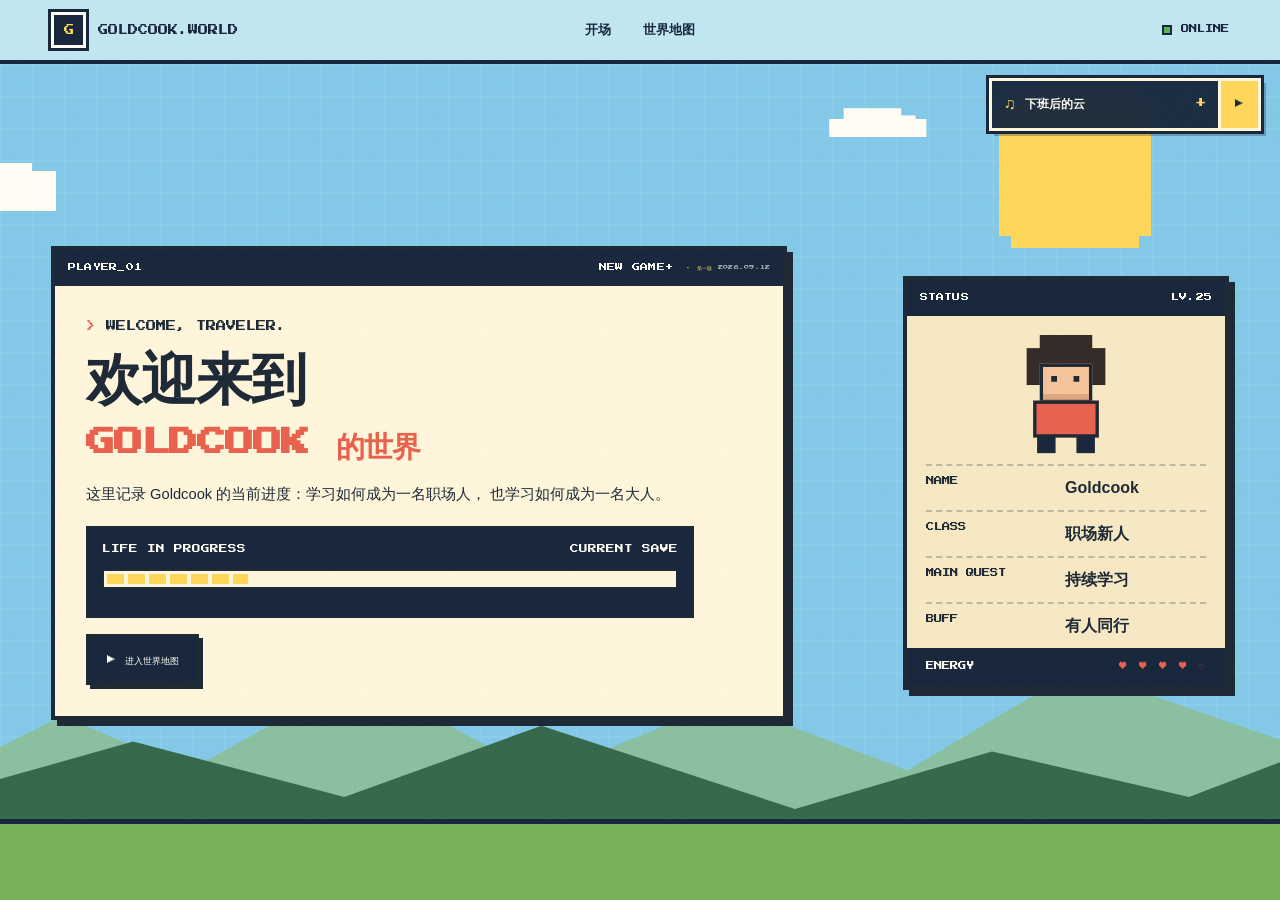
<file: index.html>
<!doctype html>
<html lang="zh-CN">
  <head>
    <meta charset="UTF-8" />
    <meta name="viewport" content="width=device-width, initial-scale=1.0" />
    <meta name="description" content="Goldcook 的人生游戏存档：从学生到职场人，继续学习，也认真生活。" />
    <meta name="theme-color" content="#83c9e8" />
    <meta property="og:title" content="Goldcook | New Game+" />
    <meta property="og:description" content="从学生到职场人，Loading… 一份持续更新的人生游戏存档。" />
    <meta property="og:type" content="website" />
    <title>Goldcook | New Game+</title>
    <link rel="icon" href="favicon.svg?v=20260912-33" type="image/svg+xml" />
    <link rel="stylesheet" href="styles.css?v=20260912-33" />
    <script src="content.js?v=20260912-33" defer></script>
    <script src="script.js?v=20260912-33" defer></script>
  </head>
  <body>
    <a class="skip-link" href="#main">跳到正文</a>

    <header class="hud" data-header>
      <a class="brand" href="#top" data-screen-target="home" aria-label="返回开场">
        <span class="brand-icon" aria-hidden="true">G</span>
        <span>GOLDCOOK.WORLD</span>
      </a>
      <nav class="desktop-nav" aria-label="主导航">
        <a href="#top" data-screen-target="home">开场</a>
        <a href="#map" data-screen-target="map">世界地图</a>
      </nav>
      <div class="hud-status" aria-label="当前状态">
        <span class="online-dot"></span><span>ONLINE</span>
      </div>
      <button class="menu-button" type="button" aria-label="打开菜单" aria-expanded="false" aria-controls="mobile-menu" data-menu-button>
        <span></span><span></span><span></span>
      </button>
    </header>

    <nav class="mobile-menu" id="mobile-menu" aria-label="移动端导航" data-mobile-menu>
      <span class="menu-title">SELECT AREA</span>
      <a href="#top" data-screen-target="home"><span>00</span> 返回开场</a>
      <a href="#map" data-screen-target="map"><span>MAP</span> 世界地图</a>
    </nav>

    <aside class="floating-bgm" aria-label="悬浮背景音乐播放器" data-floating-bgm>
      <div class="floating-bgm-bar">
        <button class="floating-bgm-open" type="button" data-bgm-panel-toggle aria-label="打开音乐播放器" aria-expanded="false" aria-controls="floating-bgm-panel">
          <span aria-hidden="true">♫</span><strong data-bgm-title aria-live="polite">下班后的云</strong><i data-bgm-panel-icon>+</i>
        </button>
        <button class="floating-bgm-play" type="button" data-bgm-toggle aria-label="播放 BGM" aria-pressed="false">▶</button>
      </div>
      <div class="floating-bgm-panel" id="floating-bgm-panel" data-bgm-panel>
        <p>最近最爱 · 像素印象</p>
        <div class="bgm-track-picker" data-bgm-tracks aria-label="选择像素印象 BGM"></div>
        <div class="floating-bgm-controls">
          <button type="button" data-bgm-prev aria-label="上一首 BGM">◀ PREV</button>
          <label><span>VOL</span><input type="range" min="0" max="100" value="35" data-volume /></label>
          <button type="button" data-bgm-next aria-label="下一首 BGM">NEXT ▶</button>
        </div>
        <small>取自最近喜欢的音乐气质，旋律与编曲均为本站原创。</small>
        <div class="recent-music">
          <p>最近在听 · QQ 音乐</p>
          <div class="recent-track-list" data-recent-tracks></div>
          <small>完整歌曲由 QQ 音乐官方页面提供。</small>
        </div>
      </div>
    </aside>

    <button class="back-to-map" type="button" data-back-home hidden>← 返回地图</button>

    <main id="main">
      <section class="hero game-screen is-active" id="top" data-screen="home" aria-labelledby="hero-title">
        <div class="sky" aria-hidden="true">
          <span class="sun"></span>
          <span class="cloud cloud-one"></span>
          <span class="cloud cloud-two"></span>
          <span class="cloud cloud-three"></span>
          <div class="far-hills"></div>
          <div class="near-hills"></div>
          <div class="ground"></div>
        </div>

        <div class="hero-window pixel-window reveal">
          <div class="window-bar">
            <span>PLAYER_01</span>
            <span class="hero-window-status"><span>NEW GAME+</span><span class="release-stamp" aria-label="网站版本"><b data-edition-label>第一版</b><time data-edition-date datetime="2026-09-12">2026.09.12</time></span></span>
          </div>
          <div class="hero-content">
            <p class="system-line">WELCOME, TRAVELER.</p>
            <h1 id="hero-title" tabindex="-1">欢迎来到<br /><span>GOLDCOOK 的世界</span></h1>
            <p class="hero-copy">
              这里记录 Goldcook 的当前进度：学习如何成为一名职场人，
              也学习如何成为一名大人。
            </p>
            <nav class="profile-links" data-social-links aria-label="其他公开主页" hidden></nav>
            <div class="loading-block" aria-label="人生进度正在继续">
              <div class="loading-meta"><span>LIFE IN PROGRESS</span><span>CURRENT SAVE</span></div>
              <div class="loading-track"><span class="loading-fill" data-age-fill></span></div>
            </div>
            <div class="hero-actions">
              <a class="pixel-button pixel-button-primary" href="#map" data-screen-target="map">▶ 进入世界地图</a>
            </div>
          </div>
        </div>

        <aside class="player-card pixel-window reveal" aria-label="玩家状态">
          <div class="window-bar"><span>STATUS</span><span>LV.25</span></div>
          <div class="pixel-avatar" aria-hidden="true">
            <span class="avatar-hair"></span><span class="avatar-face"></span><span class="avatar-body"></span>
            <span class="avatar-leg left"></span><span class="avatar-leg right"></span>
          </div>
          <dl class="stats-list">
            <div><dt>NAME</dt><dd>Goldcook</dd></div>
            <div><dt>CLASS</dt><dd>职场新人</dd></div>
            <div><dt>MAIN QUEST</dt><dd>持续学习</dd></div>
            <div><dt>BUFF</dt><dd>有人同行</dd></div>
          </dl>
          <div class="hp-row"><span>ENERGY</span><span class="hearts" aria-label="四颗爱心">♥ ♥ ♥ ♥ ♡</span></div>
        </aside>
      </section>

      <section class="section map-section game-screen" id="map" data-screen="map" aria-labelledby="map-title" hidden>
        <div class="section-head section-head-light reveal">
          <p><span>MAP</span> WORLD SELECT / 世界地图</p><span class="section-coord" data-map-count>6 AREAS FOUND</span>
        </div>
        <div class="map-heading reveal">
          <div><p class="eyebrow">CHOOSE YOUR NEXT AREA</p><h2 id="map-title" tabindex="-1">选择下一站</h2></div>
        </div>
        <div class="world-map map-only pixel-window reveal">
          <div class="window-bar">
            <span>GOLDCOOK'S WORLD</span>
            <a class="map-time-portal" href="#timeline" data-screen-target="timeline"><span aria-hidden="true">▤</span> BACKGROUND →</a>
          </div>
          <div class="map-canvas" aria-label="可交互的人生地图">
            <div class="map-biomes" aria-hidden="true">
              <div class="map-biome biome-work"><i></i><i></i><i></i></div>
              <div class="map-biome biome-growth"><i></i><i></i><i></i></div>
              <div class="map-biome biome-life"><i></i><i></i><i></i></div>
              <div class="map-biome biome-reflection"><i></i><i></i><i></i></div>
              <div class="map-biome biome-contact"><i></i><i></i><i></i></div>
              <div class="map-biome biome-notes"><i></i><i></i><i></i></div>
            </div>
            <svg class="map-routes" data-map-routes viewBox="0 0 100 100" preserveAspectRatio="none" aria-hidden="true"></svg>
            <div class="map-trees" aria-hidden="true"><i></i><i></i><i></i><i></i><i></i><i></i></div>
            <div class="map-clouds" aria-hidden="true">☁ ☁</div>
            <button class="map-start-node" type="button" data-screen-target="home" aria-label="返回开局介绍">
              <span class="map-start-flag">START</span>
              <span class="map-start-avatar" aria-hidden="true"><i></i></span>
              <span class="map-start-label">旅程起点</span>
            </button>
            <div class="map-nodes" data-map-nodes></div>
          </div>
        </div>
      </section>

      <section class="section timeline-section game-screen" id="timeline" data-screen="timeline" aria-labelledby="timeline-title" hidden>
        <div class="section-head section-head-light reveal">
          <p><span>LORE</span> BACKGROUND / 背景故事</p><span class="section-coord" data-tree-count>4 CHAPTERS FOUND</span>
        </div>
        <div class="timeline-heading reveal">
          <div><p class="eyebrow">FROM ROOTS TO NOW</p><h2 id="timeline-title" tabindex="-1">时间向前</h2></div>
        </div>
        <div class="timeline-layout">
          <div class="life-tree pixel-window reveal">
            <div class="window-bar"><span>GROWTH RECORD</span><span>ROOT → NOW</span></div>
            <div class="tree-canvas" aria-label="Goldcook 的成长时间树">
              <div class="tree-canopy" aria-hidden="true"><i></i><i></i><i></i><i></i><i></i></div>
              <svg class="tree-routes" data-tree-routes viewBox="0 0 100 100" preserveAspectRatio="none" aria-hidden="true"></svg>
              <div class="tree-nodes" data-tree-nodes></div>
              <span class="tree-root" aria-hidden="true">ROOT</span>
            </div>
          </div>
          <aside class="tree-detail pixel-window reveal" aria-live="polite">
            <div class="window-bar"><span>CHAPTER INFO</span><span data-tree-detail-code>CHAPTER 04 · NOW</span></div>
            <div class="tree-detail-body">
              <p class="eyebrow">SELECTED MEMORY</p>
              <h3 data-tree-detail-title>进入职场</h3>
              <p data-tree-detail-summary>现在和未来的一段时间。在互联网做算法，也继续学习如何工作、生活和成为成年人。</p>
              <div class="tree-detail-tags" data-tree-detail-tags></div>
              <button class="private-archive-button" type="button" data-private-open disabled><i aria-hidden="true"></i><span data-private-open-label>私人档案 · 已上锁</span></button>
              <small>公开页面只展示阶段概览，个人经历详情暂不开放。</small>
            </div>
          </aside>
        </div>
      </section>

      <section class="section private-archive-section game-screen" id="private-archive" data-screen="private-archive" data-private-screen aria-labelledby="private-archive-title" hidden>
        <div class="section-head section-head-light reveal">
          <p><span data-private-code>PRIVATE</span> LOCAL ARCHIVE / 私人档案</p><span class="section-coord">LOCAL DEVICE ONLY</span>
        </div>
        <div class="private-archive-layout">
          <article class="private-archive-intro pixel-window reveal">
            <div class="window-bar"><span>OWNER ACCESS</span><span>UNLOCKED</span></div>
            <div class="private-archive-intro-body">
              <p class="eyebrow" data-private-eyebrow>PRIVATE MEMORY</p>
              <h2 id="private-archive-title" tabindex="-1" data-private-headline>私人档案</h2>
              <p data-private-lead></p>
              <blockquote data-private-quote></blockquote>
              <div class="private-lock-seal" aria-hidden="true"><i></i><span>LOCAL<br />ONLY</span></div>
            </div>
          </article>
          <div class="private-archive-content">
            <div class="private-record-grid" data-private-records></div>
            <article class="private-collection pixel-window reveal" data-private-collection hidden>
              <div class="window-bar"><span>COLLECTION</span><span>PRIVATE NOTES</span></div>
              <div class="private-collection-body" data-private-collections></div>
            </article>
          </div>
        </div>
      </section>

      <section class="section save-section work-section game-screen" id="work" data-screen="work" aria-labelledby="work-title" hidden>
        <div class="section-head reveal">
          <p><span>01</span> WORK TOWN / 工作城镇</p><span class="section-coord">INTERNET · ALGORITHM</span>
        </div>
        <div class="save-layout">
          <div class="save-intro reveal">
            <p class="eyebrow">CURRENT CHECKPOINT</p>
            <h2 id="work-title" tabindex="-1">从学生<br />走进职场</h2>
            <p>
              目前在互联网做算法，还在 Landing 期。学习新的协作方式和工作节奏，
              不着急一次通关，重点是从每天中获得经验值。
            </p>
          </div>
          <div class="save-slot pixel-window reveal">
            <div class="save-slot-head"><span>CURRENT SAVE</span><span>LANDING</span></div>
            <div class="save-time"><span>CURRENT STAGE</span><strong>职场 Landing</strong></div>
            <div class="save-location"><span>CURRENT ROLE</span><strong>互联网 · 算法</strong></div>
            <div class="party-row">
              <span>SUPPORT PARTY</span>
              <div class="party-members"><span title="女朋友">GF</span><span title="家人">家</span><span title="朋友">友</span></div>
            </div>
          </div>
        </div>
      </section>

      <section class="section growth-section game-screen" id="growth" data-screen="growth" aria-labelledby="growth-title" hidden>
        <div class="section-head reveal">
          <p><span>02</span> LEARNING CAMP / 学习营地</p><span class="section-coord">3 QUESTS ACTIVE</span>
        </div>
        <div class="compact-scene-heading reveal">
          <div><p class="eyebrow">KEEP LEARNING</p><h2 id="growth-title" tabindex="-1">学习是长期主线</h2></div>
          <p>进入职场不代表学习结束，而是开始把知识放进真实问题里。</p>
        </div>
        <div class="growth-grid" data-growth-items></div>
      </section>

      <section class="section lobby-section game-screen" id="life" data-screen="life" aria-labelledby="life-title" hidden>
        <div class="section-head reveal">
          <p><span>03</span> LIFE VILLAGE / 生活村落</p><span class="section-coord">HP RECOVERY AREA</span>
        </div>
        <div class="compact-scene-heading reveal">
          <div><p class="eyebrow">AFTER WORK</p><h2 id="life-title" tabindex="-1">认真工作，也认真回血</h2></div>
          <p>看云、听歌、唱歌、看故事，也和朋友在游戏里见面。</p>
        </div>
        <div class="side-quests compact-quests" data-side-quests></div>
      </section>

      <section class="section thoughts-section game-screen" id="reflection" data-screen="reflection" aria-labelledby="reflection-title" hidden>
        <div class="section-head reveal">
          <p><span>04</span> THINKING TOWER / 思考高塔</p><span class="section-coord">3 SIGNALS FOUND</span>
        </div>
        <div class="compact-scene-heading reveal">
          <div><p class="eyebrow">CURRENT THOUGHTS</p><h2 id="reflection-title" tabindex="-1">在变化里，找自己的答案</h2></div>
          <p>学习解决眼前的问题，也思考自己最终想过怎样的生活。</p>
        </div>
        <div class="reflection-grid" data-reflections></div>
      </section>

      <section class="section notes-section game-screen" id="notes" data-screen="notes" aria-labelledby="notes-title" hidden>
        <div class="section-head reveal">
          <p><span>05</span> NOTE HOUSE / 杂谈书屋</p><span class="section-coord">PUBLIC NOTES</span>
        </div>
        <div class="notes-layout">
          <div class="notes-intro reveal">
            <p class="eyebrow">A ROOM FOR SMALL THINGS</p>
            <h2 id="notes-title" tabindex="-1">偶尔写点<br />东西</h2>
          </div>
          <div class="notes-shelf pixel-window reveal">
            <div class="window-bar"><span>PUBLIC SHELF</span><span data-notes-status>COMING SOON</span></div>
            <div class="notes-empty-body" data-notes-empty>
              <span class="notes-book-stack" aria-hidden="true"><i></i><i></i><i></i></span>
              <strong>这里暂时还没有</strong>
            </div>
            <div class="notes-list" data-notes-list hidden></div>
          </div>
        </div>
      </section>

      <section class="contact-section game-screen" id="contact" data-screen="contact" aria-labelledby="contact-title" hidden>
        <div class="night-sky" aria-hidden="true"><span></span><span></span><span></span><span></span><span></span></div>
        <div class="mailbox-scene" aria-hidden="true">
          <div class="mailbox-flag"></div><div class="mailbox-box">@</div><div class="mailbox-post"></div><div class="mailbox-grass"></div>
        </div>
        <div class="contact-copy reveal">
          <p class="eyebrow">06 · LETTER POST / 来信驿站</p>
          <h2 id="contact-title" tabindex="-1">留下一封信</h2>
          <p>如果你也在学习、工作或认真生活，欢迎来聊聊。</p>
          <a class="email-address" href="mailto:goldcook4@gmail.com">goldcook4@gmail.com</a>
          <div class="contact-actions">
            <a class="pixel-button pixel-button-accent" href="mailto:goldcook4@gmail.com?subject=Hello%20from%20goldcook.github.io">✉ 写封邮件</a>
          </div>
          <p class="mail-hint">点击按钮会打开你设备上的默认邮件应用。</p>
        </div>
      </section>
    </main>

  </body>
</html>
</file>
<file: styles.css>
@import url("https://fonts.googleapis.com/css2?family=Press+Start+2P&display=swap");

:root {
  --sky: #83c9e8;
  --sky-light: #ccecf3;
  --sun: #ffd75a;
  --grass: #78b159;
  --grass-dark: #35684a;
  --cream: #fff6dc;
  --paper: #f7e9c4;
  --peach: #f39a78;
  --coral: #e9614d;
  --blue: #397aa8;
  --navy: #17263b;
  --ink: #1d2835;
  --white: #fffdf4;
  --muted: #66717b;
  --line: rgba(29, 40, 53, 0.25);
  --pixel: "Press Start 2P", "Courier New", monospace;
  --cn: "PingFang SC", "Microsoft YaHei", "Noto Sans CJK SC", sans-serif;
  --body: "PingFang SC", "Microsoft YaHei", "Noto Sans CJK SC", sans-serif;
  --pad: clamp(1rem, 4vw, 4.5rem);
  --section: clamp(5.5rem, 10vw, 9rem);
  --shadow: 6px 6px 0 var(--ink);
}

*,
*::before,
*::after {
  box-sizing: border-box;
}

html {
  scroll-behavior: smooth;
}

body {
  margin: 0;
  color: var(--ink);
  background: var(--cream);
  font-family: var(--body);
  font-weight: 400;
  line-height: 1.65;
  text-rendering: optimizeLegibility;
  overflow-x: hidden;
}

body::after {
  position: fixed;
  inset: 0;
  z-index: 100;
  pointer-events: none;
  content: "";
  opacity: 0.05;
  background-image: url("data:image/svg+xml,%3Csvg xmlns='http://www.w3.org/2000/svg' width='120' height='120'%3E%3Cfilter id='n'%3E%3CfeTurbulence type='fractalNoise' baseFrequency='.85' numOctaves='3' stitchTiles='stitch'/%3E%3C/filter%3E%3Crect width='100%25' height='100%25' filter='url(%23n)' opacity='.6'/%3E%3C/svg%3E");
}

::selection {
  color: var(--white);
  background: var(--coral);
}

a {
  color: inherit;
  text-decoration: none;
}

button,
input {
  color: inherit;
  font: inherit;
}

button,
a {
  -webkit-tap-highlight-color: transparent;
}

[tabindex="-1"]:focus { outline:none; }

.skip-link {
  position: fixed;
  top: 0.75rem;
  left: 0.75rem;
  z-index: 200;
  padding: 0.75rem 1rem;
  color: var(--white);
  background: var(--navy);
  font-family: var(--pixel);
  font-size: 0.58rem;
  transform: translateY(-160%);
}

.skip-link:focus {
  transform: translateY(0);
}

.hud {
  position: fixed;
  top: 0;
  right: 0;
  left: 0;
  z-index: 70;
  display: grid;
  grid-template-columns: 1fr auto 1fr;
  align-items: center;
  min-height: 4.7rem;
  padding: 0 var(--pad);
  color: var(--navy);
  background: rgba(204, 236, 243, 0.86);
  border-bottom: 4px solid var(--navy);
  backdrop-filter: blur(10px);
  transition: min-height 200ms ease, background 200ms ease;
}

.hud.is-scrolled {
  min-height: 4rem;
  background: rgba(255, 246, 220, 0.94);
}

.brand {
  display: inline-flex;
  align-items: center;
  justify-self: start;
  gap: 0.7rem;
  font-family: var(--pixel);
  font-size: 0.64rem;
}

.brand-icon {
  display: grid;
  width: 2.2rem;
  height: 2.2rem;
  place-items: center;
  color: var(--sun);
  background: var(--navy);
  border: 3px solid var(--white);
  outline: 3px solid var(--navy);
}

.desktop-nav {
  display: flex;
  gap: clamp(1.2rem, 2.5vw, 2.8rem);
  font-size: 0.83rem;
  font-weight: 700;
}

.desktop-nav a {
  position: relative;
  padding: 0.25rem 0;
}

.desktop-nav a::before {
  position: absolute;
  bottom: -0.35rem;
  left: 50%;
  width: 0;
  height: 4px;
  content: "";
  background: var(--coral);
  transform: translateX(-50%);
  transition: width 160ms steps(3);
}

.desktop-nav a:hover::before {
  width: 100%;
}

.hud-status {
  display: flex;
  align-items: center;
  justify-self: end;
  gap: 0.55rem;
  font-family: var(--pixel);
  font-size: 0.52rem;
}

.online-dot {
  width: 0.65rem;
  height: 0.65rem;
  background: #57b64c;
  border: 2px solid var(--navy);
  animation: blink 1.7s steps(2) infinite;
}

.menu-button,
.mobile-menu {
  display: none;
}

.floating-bgm {
  position: fixed;
  top: 5.6rem;
  right: 1.2rem;
  z-index: 46;
  width: min(17rem, calc(100vw - 2rem));
  color: var(--white);
  background: rgba(23, 38, 59, 0.96);
  border: 3px solid var(--cream);
  outline: 3px solid var(--navy);
  box-shadow: 5px 5px 0 rgba(23, 38, 59, 0.28);
  backdrop-filter: blur(8px);
}

.floating-bgm-bar { display:grid; grid-template-columns:minmax(0,1fr) 2.5rem; }
.floating-bgm-open { display:grid; min-width:0; grid-template-columns:auto minmax(0,1fr) auto; gap:.55rem; align-items:center; padding:.65rem .75rem; color:var(--white); background:transparent; border:0; text-align:left; cursor:pointer; }
.floating-bgm-open > span { color:var(--sun); font-size:1rem; }
.floating-bgm-open strong { overflow:hidden; font-size:.72rem; text-overflow:ellipsis; white-space:nowrap; }
.floating-bgm-open i { color:var(--sun); font-family:var(--pixel); font-size:.7rem; font-style:normal; }
.floating-bgm-play { display:grid; place-items:center; padding:0; color:var(--navy); background:var(--sun); border:0; border-left:3px solid var(--cream); font-family:var(--pixel); font-size:.55rem; cursor:pointer; }
.floating-bgm-play:hover,.floating-bgm-play[aria-pressed="true"] { color:var(--white); background:var(--coral); }
.floating-bgm-play:disabled { opacity:.6; cursor:wait; }
.floating-bgm-panel { display:none; padding:.8rem; border-top:3px solid var(--cream); }
.floating-bgm-panel.is-open { display:block; }
.floating-bgm-panel > p,.floating-bgm-panel > small { display:block; margin:0; color:var(--sun); font-family:var(--pixel); font-size:.36rem; line-height:1.7; }
.floating-bgm-panel > small { margin-top:.75rem; color:#c8d6e0; }
.bgm-track-picker { display:grid; gap:.4rem; margin:.65rem 0; }
.bgm-track-picker button { display:grid; min-width:0; grid-template-columns:2rem 1fr; gap:.45rem; padding:.55rem; color:var(--white); background:#294d67; border:2px solid rgba(255,255,255,.4); text-align:left; cursor:pointer; }
.bgm-track-picker button span { font-family:var(--pixel); font-size:.35rem; }
.bgm-track-picker button strong { overflow:hidden; font-size:.72rem; font-weight:600; text-overflow:ellipsis; white-space:nowrap; }
.bgm-track-picker button[aria-pressed="true"] { color:var(--navy); background:var(--sun); border-color:var(--white); }
.floating-bgm-controls { display:grid; grid-template-columns:auto 1fr auto; gap:.5rem; align-items:center; }
.floating-bgm-controls button { padding:.5rem; color:var(--navy); background:var(--cream); border:2px solid var(--white); font-family:var(--pixel); font-size:.34rem; cursor:pointer; }
.floating-bgm-controls label { display:grid; gap:.3rem; color:var(--white); font-family:var(--pixel); font-size:.32rem; }
.floating-bgm-controls input { width:100%; accent-color:var(--sun); }
.recent-music { margin-top:.8rem; padding-top:.7rem; border-top:2px dashed rgba(255,255,255,.35); }
.recent-music > p { margin:0 0 .55rem; color:var(--sun); font-family:var(--pixel); font-size:.36rem; }
.recent-music > small { display:block; margin-top:.5rem; color:#c8d6e0; font-size:.66rem; }
.recent-track-list { display:grid; gap:.35rem; }
.recent-track-list a { display:flex; min-width:0; align-items:center; justify-content:space-between; gap:.6rem; padding:.45rem .55rem; color:var(--white); background:#203d54; border:2px solid rgba(255,255,255,.28); }
.recent-track-list a:hover,.recent-track-list a:focus-visible { color:var(--navy); background:var(--sky-light); border-color:var(--white); }
.recent-track-list a > span { display:grid; min-width:0; }
.recent-track-list strong { overflow:hidden; font-size:.68rem; font-weight:700; text-overflow:ellipsis; white-space:nowrap; }
.recent-track-list small { overflow:hidden; color:inherit; font-size:.56rem; opacity:.75; text-overflow:ellipsis; white-space:nowrap; }
.recent-track-list i { color:var(--sun); font-family:var(--pixel); font-size:.55rem; font-style:normal; }
.recent-track-list a:hover i,.recent-track-list a:focus-visible i { color:var(--coral); }

.back-to-map {
  position: fixed;
  top: 5.75rem;
  left: 1.2rem;
  z-index: 46;
  padding: .75rem .9rem;
  color: var(--white);
  background: var(--navy);
  border: 3px solid var(--cream);
  outline: 3px solid var(--navy);
  box-shadow: 4px 4px 0 var(--coral);
  font-family: var(--pixel);
  font-size: .42rem;
  cursor: pointer;
}

.back-to-map:hover { color:var(--navy); background:var(--sun); transform:translate(-1px,-1px); }
.back-to-map:disabled { opacity:.65; cursor:wait; }
.game-screen[hidden],.back-to-map[hidden] { display:none !important; }

.pixel-window {
  border: 4px solid var(--ink);
  background: var(--cream);
  box-shadow: var(--shadow);
}

.window-bar {
  display: flex;
  align-items: center;
  justify-content: space-between;
  min-height: 2.25rem;
  padding: 0 0.8rem;
  color: var(--white);
  background: var(--navy);
  font-family: var(--pixel);
  font-size: 0.5rem;
  letter-spacing: 0.03em;
}
.window-bar a { color:inherit; }
.map-time-portal { display:inline-flex; align-items:center; gap:.5rem; padding:.48rem .7rem; color:var(--navy) !important; background:var(--sun); border:2px solid var(--cream); box-shadow:2px 2px 0 var(--coral); font-size:.5rem; }
.map-time-portal:hover,.map-time-portal:focus-visible { color:var(--white) !important; background:var(--coral); outline:2px solid var(--sun); outline-offset:2px; }

.hero {
  position: relative;
  display: grid;
  grid-template-columns: minmax(0, 1.35fr) minmax(18rem, 0.55fr);
  gap: clamp(2rem, 5vw, 5rem);
  align-items: center;
  min-height: 100svh;
  padding: 8.5rem var(--pad) 7rem;
  background: var(--sky);
  overflow: hidden;
}

.sky {
  position: absolute;
  inset: 0;
  overflow: hidden;
}

.sky::before {
  position: absolute;
  inset: 0;
  content: "";
  opacity: 0.2;
  background-image:
    linear-gradient(rgba(255,255,255,.32) 2px, transparent 2px),
    linear-gradient(90deg, rgba(255,255,255,.32) 2px, transparent 2px);
  background-size: 32px 32px;
}

.sun {
  position: absolute;
  top: 12%;
  right: 11%;
  width: clamp(6rem, 10vw, 10rem);
  aspect-ratio: 1;
  background: var(--sun);
  box-shadow:
    12px 0 0 var(--sun), -12px 0 0 var(--sun),
    0 12px 0 var(--sun), 0 -12px 0 var(--sun);
}

.cloud {
  position: absolute;
  width: 8rem;
  height: 2.5rem;
  background: var(--white);
  box-shadow: 2rem -1.5rem 0 var(--white), 4rem -0.5rem 0 var(--white), 5.5rem 0 0 var(--white);
  animation: cloud-drift 22s linear infinite;
}

.cloud-one { top: 19%; left: -10rem; }
.cloud-two { top: 37%; left: 34%; transform: scale(.7); animation-duration: 31s; animation-delay: -15s; }
.cloud-three { top: 12%; left: 62%; transform: scale(.45); animation-duration: 37s; animation-delay: -24s; }

.far-hills,
.near-hills,
.ground {
  position: absolute;
  right: -5%;
  bottom: 0;
  left: -5%;
}

.far-hills {
  height: 32%;
  opacity: 0.72;
  background: #8ebc85;
  clip-path: polygon(0 58%, 9% 36%, 18% 55%, 30% 22%, 43% 57%, 56% 31%, 69% 55%, 81% 20%, 100% 52%, 100% 100%, 0 100%);
}

.near-hills {
  height: 22%;
  background: var(--grass-dark);
  clip-path: polygon(0 48%, 14% 20%, 29% 48%, 43% 12%, 61% 54%, 75% 25%, 89% 48%, 100% 18%, 100% 100%, 0 100%);
}

.ground {
  height: 9%;
  background: var(--grass);
  border-top: 5px solid var(--navy);
}

.hero-window,
.player-card,
.hero-tip {
  position: relative;
  z-index: 2;
}

.hero-window {
  max-width: 48rem;
}

.hero-content {
  padding: clamp(1.5rem, 4vw, 3.5rem);
}

.system-line,
.eyebrow {
  margin: 0 0 1rem;
  font-family: var(--pixel);
  font-size: clamp(0.5rem, 0.8vw, 0.68rem);
  line-height: 1.8;
}

.hero-window-status { display:inline-flex; align-items:center; gap:.8rem; }
.release-stamp { display:inline-flex; gap:.35rem; align-items:center; color:rgba(255,255,255,.62); font-size:.32rem; white-space:nowrap; }
.release-stamp::before { content:"·"; color:var(--sun); }
.release-stamp b { color:var(--sun); font-weight:400; }

.system-line::before {
  content: "> ";
  color: var(--coral);
}

.hero h1,
.save-intro h2,
.map-heading h2,
.lobby-heading h2,
.thoughts-title h2,
.notes-intro h2,
.contact-copy h2 {
  margin: 0;
  font-family: var(--cn);
  font-weight: 700;
  line-height: 1.02;
}

.hero h1 {
  font-size: clamp(3rem, 5.4vw, 5.8rem);
  letter-spacing: -0.02em;
}

.hero h1 span {
  display: inline-block;
  margin-top: 0.16em;
  color: var(--coral);
  font-family: var(--pixel);
  font-size: 0.52em;
  letter-spacing: -0.04em;
}

.hero-copy {
  max-width: 42rem;
  margin: 1.6rem 0 0;
  font-size: clamp(1rem, 1.4vw, 1.2rem);
}

.profile-links { display:flex; flex-wrap:wrap; gap:.6rem; margin-top:1rem; }
.profile-links[hidden] { display:none; }
.profile-links a { display:inline-flex; align-items:center; gap:.6rem; padding:.45rem .65rem; color:var(--white); background:var(--grass-dark); border:2px solid var(--ink); box-shadow:2px 2px 0 var(--ink); font-family:var(--pixel); font-size:.4rem; }
.profile-links a:hover,.profile-links a:focus-visible { color:var(--navy); background:var(--sun); transform:translate(-1px,-1px); }
.profile-links i { color:var(--sun); font-style:normal; }

.loading-block {
  max-width: 38rem;
  margin-top: 2rem;
  padding: 1rem;
  color: var(--white);
  background: var(--navy);
  border: 3px solid var(--ink);
}

.loading-meta {
  display: flex;
  justify-content: space-between;
  font-family: var(--pixel);
  font-size: 0.54rem;
}
.loading-meta b,.growth-status strong b { font:inherit; }

.loading-track {
  height: 1.25rem;
  margin: 0.8rem 0;
  padding: 3px;
  background: var(--cream);
  border: 2px solid var(--ink);
}

.loading-fill {
  display: block;
  width: 0;
  height: 100%;
  background: repeating-linear-gradient(90deg, var(--sun) 0 17px, transparent 17px 21px);
  transition: width 1.5s steps(25);
}

.loading-fill.is-loaded { width: 25%; }

.loading-block p {
  margin: 0;
  color: #d7e4eb;
  font-size: 0.76rem;
}

.hero-actions,
.contact-actions,
.player-controls {
  display: flex;
  flex-wrap: wrap;
  gap: 0.8rem;
  align-items: center;
  margin-top: 1.5rem;
}

.pixel-button {
  display: inline-flex;
  min-height: 3.2rem;
  align-items: center;
  justify-content: center;
  padding: 0.8rem 1.1rem;
  border: 3px solid var(--ink);
  background: var(--cream);
  box-shadow: 4px 4px 0 var(--ink);
  font-family: var(--pixel);
  font-size: 0.55rem;
  line-height: 1.5;
  cursor: pointer;
  transition: transform 80ms steps(2), box-shadow 80ms steps(2);
}

.pixel-button:hover { transform: translate(-2px, -2px); box-shadow: 6px 6px 0 var(--ink); }
.pixel-button:active { transform: translate(3px, 3px); box-shadow: 1px 1px 0 var(--ink); }
.pixel-button-primary { color: var(--white); background: var(--navy); }
.pixel-button-accent { background: var(--sun); }
.pixel-button-light { color: var(--navy); background: var(--white); }

.player-card {
  justify-self: end;
  width: min(100%, 24rem);
  background: var(--paper);
}

.pixel-avatar {
  position: relative;
  width: 8rem;
  height: 9rem;
  margin: 2rem auto 1.5rem;
  image-rendering: pixelated;
}

.pixel-avatar span { position: absolute; display: block; }
.avatar-hair { top: 0; left: 2rem; width: 4rem; height: 2.8rem; background: #332a27; box-shadow: -1rem 1rem 0 #332a27, 1rem 1rem 0 #332a27; }
.avatar-face { top: 2.2rem; left: 2rem; width: 4rem; height: 3rem; background: #f5c49a; border: 4px solid var(--ink); box-shadow: inset 0 -7px 0 #dfa77d; }
.avatar-face::before { position:absolute; top:.65rem; left:.6rem; width:.45rem; height:.45rem; content:""; background:var(--ink); box-shadow: 1.7rem 0 0 var(--ink); }
.avatar-body { top: 5rem; left: 1.5rem; width: 5rem; height: 2.8rem; background: var(--coral); border: 4px solid var(--ink); }
.avatar-leg { top: 7.6rem; width: 1.4rem; height: 1.4rem; background: var(--navy); border: 3px solid var(--ink); }
.avatar-leg.left { left: 1.8rem; }
.avatar-leg.right { right: 1.8rem; }

.stats-list {
  margin: 0;
  padding: 0 1.2rem;
}

.stats-list div {
  display: grid;
  grid-template-columns: 8rem 1fr;
  gap: 0.7rem;
  padding: 0.75rem 0;
  border-top: 2px dashed var(--line);
}

.stats-list dt,
.stats-list dd {
  margin: 0;
}

.stats-list dt,
.hp-row {
  font-family: var(--pixel);
  font-size: 0.52rem;
}

.stats-list dd { font-weight: 700; }

.hp-row {
  display: flex;
  justify-content: space-between;
  padding: 1rem 1.2rem;
  color: var(--white);
  background: var(--navy);
}

.hearts { color: var(--coral); letter-spacing: 0.12rem; }

.hero-tip {
  position: absolute;
  bottom: 1.7rem;
  left: 50%;
  font-family: var(--pixel);
  font-size: 0.48rem;
  transform: translateX(-50%);
  animation: bob 1.1s steps(2) infinite;
}

.section {
  position: relative;
  padding: var(--section) var(--pad);
}

.section.game-screen { min-height:100svh; padding-top:max(8rem,var(--section)); }

.section-head {
  display: flex;
  justify-content: space-between;
  padding-bottom: 1rem;
  border-bottom: 4px solid var(--ink);
  font-family: var(--pixel);
  font-size: 0.55rem;
}

.section-head p { margin: 0; }
.section-head p span { margin-right: 1.2rem; color: var(--coral); }
.game-screen .section-head { padding-right:18rem; }
.section-head-light { border-color: var(--white); }
.section-head-light p span { color: var(--sun); }
.section-coord { opacity: 0.62; }

.save-section { background: var(--cream); }

.save-layout {
  display: grid;
  grid-template-columns: minmax(0, 1fr) minmax(19rem, 0.62fr);
  gap: clamp(3rem, 8vw, 9rem);
  align-items: end;
  padding: clamp(4rem, 8vw, 7rem) 0;
}

.save-intro h2,
.map-heading h2,
.lobby-heading h2,
.thoughts-title h2,
.contact-copy h2 {
  font-size: clamp(3.3rem, 7vw, 7rem);
}

.save-intro > p:last-child {
  max-width: 44rem;
  margin: 2rem 0 0;
  color: var(--muted);
  font-size: clamp(1rem, 1.35vw, 1.2rem);
  line-height: 1.9;
}

.save-slot { background: var(--sky-light); }
.save-slot-head { display:flex; justify-content:space-between; padding:.75rem 1rem; color:var(--white); background:var(--coral); font-family:var(--pixel); font-size:.5rem; }
.save-time { display:flex; flex-direction:column; align-items:flex-start; gap:.55rem; padding:1.4rem 1rem; border-bottom:3px solid var(--ink); }
.save-time strong { font-size:clamp(1.7rem,3vw,2.7rem); line-height:1.15; }
.save-time span, .save-location span, .party-row > span { font-family:var(--pixel); font-size:.48rem; }
.save-location { display:flex; flex-direction:column; gap:.5rem; padding:1.2rem 1rem; border-bottom:3px solid var(--ink); }
.save-location strong { font-size:1.1rem; }
.party-row { display:flex; align-items:center; justify-content:space-between; padding:1rem; }
.party-members { display:flex; gap:.55rem; }
.party-members span { display:grid; width:2.3rem; height:2.3rem; place-items:center; color:var(--white); background:var(--navy); border:3px solid var(--ink); font-weight:700; }
.party-members span:first-child { color:var(--ink); background:var(--peach); }
.save-note { margin:0; padding:1rem; color:var(--white); background:var(--grass-dark); font-size:.82rem; }

.map-section { color:var(--white); background:var(--grass-dark); }
.map-heading { display:grid; grid-template-columns:1.2fr .6fr; gap:3rem; align-items:end; padding:clamp(4rem,7vw,6rem) 0; }
.map-heading > p { max-width:24rem; margin:0; color:rgba(255,255,255,.72); }

.world-map { display:grid; grid-template-columns:minmax(0,1.3fr) minmax(19rem,.7fr); border:4px solid var(--ink); box-shadow:8px 8px 0 #102c25; }
.world-map.map-only { display:block; max-width:76rem; margin:0 auto; overflow:hidden; background:var(--paper); }
.map-only .map-canvas { min-height:clamp(32rem,65vh,44rem); }
.map-canvas { position:relative; min-height:39rem; overflow:hidden; background-color:#a7d37e; background-image:linear-gradient(rgba(255,255,255,.12) 2px,transparent 2px),linear-gradient(90deg,rgba(255,255,255,.12) 2px,transparent 2px); background-size:32px 32px; }
.map-biomes { position:absolute; inset:0; z-index:0; }
.map-biome { position:absolute; filter:drop-shadow(0 4px 0 rgba(29,40,53,.25)); }
.map-biome i { position:absolute; display:block; }
.biome-work { top:7%; left:4%; width:29%; height:31%; background:#8eb4b5; clip-path:polygon(8% 8%,82% 0,100% 30%,91% 88%,18% 100%,0 62%); }
.biome-work::after { position:absolute; right:12%; bottom:13%; left:10%; height:18%; content:""; background:repeating-linear-gradient(90deg,#667f82 0 13%,transparent 13% 18%); opacity:.65; }
.biome-work i { bottom:29%; width:8%; background:#d9e8df; border:3px solid var(--ink); box-shadow:inset 0 8px 0 #55777e; }
.biome-work i:nth-child(1) { left:17%; height:31%; }.biome-work i:nth-child(2) { left:38%; height:46%; }.biome-work i:nth-child(3) { left:61%; height:36%; }
.biome-growth { top:2%; left:37%; width:23%; height:29%; background:#6f9e58; clip-path:polygon(12% 18%,31% 18%,43% 0,58% 20%,78% 12%,100% 55%,83% 100%,16% 91%,0 54%); }
.biome-growth i { bottom:16%; width:22%; height:55%; background:#486e48; clip-path:polygon(50% 0,100% 100%,0 100%); }
.biome-growth i::after { position:absolute; right:22%; bottom:0; left:22%; height:23%; content:""; background:#d7eef0; clip-path:polygon(50% 0,100% 100%,0 100%); }
.biome-growth i:nth-child(1) { left:8%; height:45%; }.biome-growth i:nth-child(2) { left:37%; }.biome-growth i:nth-child(3) { right:7%; height:38%; }
.biome-life { top:7%; right:3%; width:26%; height:33%; background:#d8c875; background-image:repeating-linear-gradient(0deg,transparent 0 18px,rgba(116,89,49,.25) 18px 21px); clip-path:polygon(10% 0,88% 9%,100% 45%,83% 100%,8% 90%,0 34%); }
.biome-life i { bottom:19%; width:12%; height:23%; background:#fff0bf; border:3px solid var(--ink); box-shadow:inset 0 -8px 0 #d8755d; }
.biome-life i::before { position:absolute; right:-5px; bottom:100%; left:-5px; height:70%; content:""; background:var(--coral); clip-path:polygon(50% 0,100% 100%,0 100%); }
.biome-life i:nth-child(1) { left:17%; }.biome-life i:nth-child(2) { left:43%; transform:scale(.8); }.biome-life i:nth-child(3) { right:16%; transform:scale(.7); }
.biome-reflection { right:4%; bottom:3%; width:29%; height:32%; background:#82908c; clip-path:polygon(14% 0,89% 7%,100% 67%,63% 100%,0 76%,5% 23%); }
.biome-reflection::before { position:absolute; top:13%; left:40%; width:16%; height:63%; content:""; background:#61747c; clip-path:polygon(32% 0,68% 0,100% 100%,0 100%); }
.biome-reflection i { width:7%; aspect-ratio:1; background:#596b68; transform:rotate(45deg); }
.biome-reflection i:nth-child(1) { top:22%; left:15%; }.biome-reflection i:nth-child(2) { right:16%; bottom:20%; }.biome-reflection i:nth-child(3) { bottom:13%; left:25%; }
.biome-contact { bottom:4%; left:5%; width:28%; height:30%; background:#8fc17a; background-image:radial-gradient(circle,#ffe46b 0 2px,transparent 3px); background-size:28px 24px; clip-path:polygon(7% 12%,82% 0,100% 38%,89% 92%,19% 100%,0 62%); }
.biome-contact i { bottom:10%; width:4%; height:24%; background:#55794b; }
.biome-contact i::before { position:absolute; bottom:75%; left:-75%; width:250%; aspect-ratio:1; content:""; background:var(--peach); clip-path:polygon(50% 0,62% 37%,100% 50%,62% 63%,50% 100%,38% 63%,0 50%,38% 37%); }
.biome-contact i:nth-child(1) { left:17%; }.biome-contact i:nth-child(2) { left:50%; transform:scale(.8); }.biome-contact i:nth-child(3) { right:18%; transform:scale(.65); }
.biome-notes { bottom:0; left:41%; width:22%; height:22%; background:#d4a56c; background-image:repeating-linear-gradient(90deg,transparent 0 24px,rgba(110,73,45,.16) 24px 27px); clip-path:polygon(8% 18%,50% 0,92% 16%,100% 72%,70% 100%,15% 92%,0 52%); }
.biome-notes::before { position:absolute; right:18%; bottom:12%; left:18%; height:52%; content:""; background:#f7e9c4; border:3px solid var(--ink); clip-path:polygon(0 12%,47% 0,50% 15%,53% 0,100% 12%,100% 100%,53% 87%,50% 100%,47% 87%,0 100%); }
.biome-notes i { bottom:18%; width:5%; height:22%; background:#7a5037; }
.biome-notes i::before { position:absolute; bottom:72%; left:-150%; width:400%; height:78%; content:""; background:#e4c17d; clip-path:polygon(50% 0,100% 100%,0 100%); }
.biome-notes i:nth-child(1) { left:10%; }.biome-notes i:nth-child(2) { right:9%; transform:scale(.8); }.biome-notes i:nth-child(3) { right:24%; bottom:10%; transform:scale(.55); }
.map-routes { position:absolute; inset:0; z-index:2; width:100%; height:100%; overflow:visible; }
.map-routes path { fill:none; stroke:var(--paper); stroke-width:2.7; stroke-linecap:square; vector-effect:non-scaling-stroke; paint-order:stroke; filter:drop-shadow(0 3px 0 #8f7650); }
.map-routes circle { fill:var(--sun); stroke:var(--ink); stroke-width:1; vector-effect:non-scaling-stroke; }
.map-trees { position:absolute; inset:0; z-index:1; }
.map-trees i { position:absolute; width:1.4rem; height:1.8rem; background:var(--grass-dark); clip-path:polygon(50% 0,100% 100%,0 100%); }
.map-trees i:nth-child(1){top:10%;left:8%}.map-trees i:nth-child(2){top:42%;left:17%}.map-trees i:nth-child(3){top:82%;left:8%}.map-trees i:nth-child(4){top:12%;right:9%}.map-trees i:nth-child(5){top:48%;right:12%}.map-trees i:nth-child(6){bottom:8%;right:26%}
.map-clouds { position:absolute; top:7%; right:6%; z-index:1; color:var(--white); font-size:4rem; letter-spacing:1rem; opacity:.75; }
.map-nodes { position:absolute; inset:0; z-index:3; }
.map-start-node { position:absolute; top:58%; left:50%; z-index:4; display:flex; width:7rem; flex-direction:column; align-items:center; padding:0; border:0; background:transparent; transform:translate(-50%,-50%); cursor:pointer; }
.map-start-flag { position:absolute; top:-1.4rem; left:3.8rem; padding:.22rem .35rem; color:var(--white); background:var(--coral); border:3px solid var(--ink); font-family:var(--pixel); font-size:.34rem; }
.map-start-flag::before { position:absolute; top:100%; left:-3px; width:3px; height:1.3rem; content:""; background:var(--ink); }
.map-start-avatar { position:relative; display:block; width:2.5rem; height:3.2rem; }
.map-start-avatar::before { position:absolute; top:0; left:.5rem; width:1.5rem; height:1.5rem; content:""; background:#f5c49a; border:3px solid var(--ink); box-shadow:0 -.45rem 0 #332a27,-.4rem -.1rem 0 #332a27,.4rem -.1rem 0 #332a27; }
.map-start-avatar::after { position:absolute; bottom:0; left:.25rem; width:2rem; height:1.45rem; content:""; background:var(--coral); border:3px solid var(--ink); box-shadow:-.25rem .55rem 0 -.05rem var(--navy),.75rem .55rem 0 -.05rem var(--navy); }
.map-start-label { padding:.28rem .42rem; color:var(--sun); background:var(--navy); font-size:.72rem; font-weight:700; white-space:nowrap; }
.map-start-node:hover .map-start-avatar,.map-start-node:focus-visible .map-start-avatar { transform:translateY(-3px); }
.map-start-node:focus-visible { outline:3px solid var(--white); outline-offset:5px; }
.map-node { position:absolute; top:var(--y); left:var(--x); display:flex; flex-direction:column; align-items:center; gap:.45rem; width:8rem; padding:0; border:0; background:transparent; transform:translate(-50%,-50%); cursor:pointer; }
.node-icon { position:relative; display:grid; width:4rem; height:4rem; place-items:center; color:var(--navy); background:var(--sun); border:4px solid var(--ink); box-shadow:5px 5px 0 rgba(29,40,53,.72); font-size:1.25rem; transition:transform 100ms steps(2),background 100ms steps(2); }
.node-icon b { font:inherit; }
.node-work .node-icon { background:var(--sky-light); clip-path:polygon(0 22%,25% 22%,25% 0,75% 0,75% 22%,100% 22%,100% 100%,0 100%); }
.node-work .node-icon::after { position:absolute; right:20%; bottom:18%; left:20%; height:35%; content:""; background:repeating-linear-gradient(90deg,var(--blue) 0 20%,transparent 20% 38%); }
.node-growth .node-icon { background:var(--coral); clip-path:polygon(50% 0,100% 38%,88% 100%,12% 100%,0 38%); }
.node-growth .node-icon::after { position:absolute; right:30%; bottom:16%; left:30%; height:27%; content:""; background:var(--sun); clip-path:polygon(50% 0,100% 100%,0 100%); }
.node-life .node-icon { background:var(--sun); clip-path:polygon(50% 0,100% 36%,100% 100%,0 100%,0 36%); }
.node-life .node-icon::after { position:absolute; bottom:0; left:38%; width:24%; height:37%; content:""; background:var(--coral); border:2px solid var(--ink); }
.node-reflection .node-icon { color:var(--white); background:var(--blue); clip-path:polygon(38% 0,62% 0,78% 100%,22% 100%); }
.node-reflection .node-icon::after { position:absolute; top:20%; left:43%; width:14%; height:18%; content:""; background:var(--sun); box-shadow:0 1.1rem 0 var(--sun); }
.node-contact .node-icon { background:var(--peach); border-radius:50% 50% 0 0; }
.node-contact .node-icon::after { position:absolute; right:18%; bottom:18%; left:18%; height:27%; content:""; background:var(--cream); border:2px solid var(--ink); clip-path:polygon(0 0,100% 0,50% 100%); }
.node-notes .node-icon { background:#e4c17d; clip-path:polygon(0 8%,46% 0,50% 15%,54% 0,100% 8%,100% 100%,54% 87%,50% 100%,46% 87%,0 100%); }
.node-notes .node-icon::after { position:absolute; top:17%; bottom:17%; left:48%; width:4%; content:""; background:var(--ink); opacity:.45; }
.node-label { padding:.28rem .42rem; color:var(--white); background:var(--navy); font-size:.72rem; font-weight:700; white-space:nowrap; }
.map-node.is-visited .node-label::after { margin-left:.35rem; color:var(--sun); content:"✓"; }
.map-node.is-current .node-icon { outline:4px solid var(--white); outline-offset:4px; }
.map-node:hover .node-icon,.map-node:focus-visible .node-icon { filter:brightness(1.08); transform:translate(-2px,-2px); }
.map-node:focus-visible { outline:3px solid var(--white); outline-offset:5px; }

.timeline-section { color:var(--white); background:linear-gradient(180deg,#182c3c,#24483f 70%,#315f49); }
.timeline-heading { display:grid; grid-template-columns:minmax(0,1fr) minmax(19rem,.55fr); gap:3rem; align-items:end; padding:1.3rem 0 1rem; }
.timeline-heading h2 { margin:0; font-size:clamp(2.5rem,4vw,4.4rem); line-height:1.05; }
.timeline-heading .eyebrow { margin-bottom:.35rem; color:var(--sun); }
.timeline-heading > p { max-width:34rem; margin:0; color:#c9d8d5; }
.timeline-layout { display:grid; grid-template-columns:minmax(0,1fr) minmax(18rem,.36fr); gap:1.2rem; }
.life-tree { overflow:hidden; background:#8bbf79; }
.tree-canvas { position:relative; height:calc(100% - 2.25rem); overflow:hidden; background-image:linear-gradient(rgba(255,255,255,.11) 2px,transparent 2px),linear-gradient(90deg,rgba(255,255,255,.11) 2px,transparent 2px),linear-gradient(180deg,#a9d98d,#75a96a); background-size:28px 28px,28px 28px,100% 100%; }
.tree-canvas::before { position:absolute; right:33%; bottom:-3rem; left:33%; height:8rem; content:""; background:#6d4933; clip-path:polygon(40% 0,60% 0,68% 100%,30% 100%); opacity:.9; }
.tree-canopy { position:absolute; inset:0; z-index:0; }
.tree-canopy i { position:absolute; width:10rem; aspect-ratio:1; background:#4f804f; clip-path:polygon(50% 0,100% 30%,84% 85%,23% 100%,0 52%); opacity:.72; }
.tree-canopy i:nth-child(1){top:-8%;left:30%}.tree-canopy i:nth-child(2){top:4%;right:22%;transform:scale(.8)}.tree-canopy i:nth-child(3){top:25%;left:39%;transform:scale(.7)}.tree-canopy i:nth-child(4){bottom:15%;right:31%;transform:scale(.55)}.tree-canopy i:nth-child(5){bottom:-7%;left:28%;transform:scale(.9)}
.tree-routes { position:absolute; inset:0; z-index:1; width:100%; height:100%; }
.tree-routes path { fill:none; stroke:#765039; stroke-width:2.2; stroke-linecap:square; vector-effect:non-scaling-stroke; filter:drop-shadow(0 2px 0 rgba(255,246,220,.65)); }
.tree-routes .tree-trunk { stroke-width:5; }
.tree-routes circle { fill:var(--sun); stroke:var(--ink); stroke-width:1; vector-effect:non-scaling-stroke; }
.tree-nodes { position:absolute; inset:0; z-index:2; }
.tree-node { position:absolute; top:var(--y); left:var(--x); display:grid; width:9.5rem; grid-template-columns:2.2rem 1fr; align-items:center; padding:0; color:var(--ink); background:var(--cream); border:3px solid var(--ink); box-shadow:4px 4px 0 rgba(29,40,53,.65); transform:translate(-50%,-50%); cursor:pointer; }
.tree-node > span { display:grid; height:2.5rem; place-items:center; color:var(--white); background:var(--navy); border-right:3px solid var(--ink); font-family:var(--pixel); font-size:.38rem; }
.tree-node strong { padding:.45rem .5rem; font-size:.86rem; text-align:left; white-space:nowrap; }
.tree-node-lock { position:absolute; top:-.72rem; right:-.58rem; width:1.15rem; height:.9rem; background:var(--navy); border:2px solid var(--white); box-shadow:2px 2px 0 var(--ink); }
.tree-node-lock::before { position:absolute; top:-.62rem; left:.18rem; width:.48rem; height:.58rem; content:""; border:2px solid var(--white); border-bottom:0; border-radius:.35rem .35rem 0 0; }
.tree-node[aria-pressed="true"] { color:var(--navy); background:var(--sun); outline:3px solid var(--white); outline-offset:3px; transform:translate(-50%,-50%) translate(-2px,-2px); }
.tree-node-peach { background:var(--peach); }.tree-node-sky { background:var(--sky-light); }.tree-node-sun { background:var(--sun); }.tree-node-blue { color:var(--white); background:var(--blue); }.tree-node-cream { background:var(--cream); }.tree-node-coral { background:var(--coral); }
.tree-root { position:absolute; bottom:.35rem; left:50%; z-index:2; color:var(--sun); background:var(--navy); padding:.3rem .5rem; font-family:var(--pixel); font-size:.4rem; transform:translateX(-50%); }
.tree-detail { align-self:stretch; color:var(--ink); background:var(--paper); }
.tree-detail-body { display:flex; height:calc(100% - 2.25rem); flex-direction:column; padding:1.5rem; }
.tree-detail-body .eyebrow { margin-bottom:1.4rem; color:var(--coral); }
.tree-detail h3 { margin:0; font-size:clamp(2rem,3vw,3.3rem); line-height:1.08; }
.tree-detail-body > p:not(.eyebrow) { margin:1.2rem 0 0; color:var(--muted); line-height:1.75; }
.tree-detail-tags { display:flex; flex-wrap:wrap; gap:.5rem; margin-top:1.3rem; }
.tree-detail-tags span { padding:.4rem .55rem; color:var(--white); background:var(--grass-dark); border:2px solid var(--ink); font-size:.74rem; }
.private-archive-button { display:inline-flex; align-items:center; gap:.65rem; align-self:flex-start; margin-top:1.2rem; padding:.72rem .85rem; color:var(--white); background:var(--coral); border:3px solid var(--ink); box-shadow:3px 3px 0 var(--navy); font-family:var(--pixel); font-size:.41rem; cursor:pointer; }
.private-archive-button i { position:relative; display:block; width:.85rem; height:.68rem; background:currentColor; }
.private-archive-button i::before { position:absolute; top:-.48rem; left:.16rem; width:.45rem; height:.52rem; content:""; border:2px solid currentColor; border-bottom:0; border-radius:.3rem .3rem 0 0; }
.private-archive-button:disabled { color:#7d858c; background:#d3d1c7; box-shadow:none; cursor:not-allowed; }
.private-archive-button:not(:disabled):hover,.private-archive-button:not(:disabled):focus-visible { color:var(--navy); background:var(--sun); outline:3px solid var(--white); outline-offset:2px; transform:translate(-2px,-2px); }
.tree-detail-body > small { margin-top:auto; padding-top:1rem; border-top:2px dashed var(--line); color:var(--muted); font-size:.72rem; }

.private-archive-section { color:var(--white); background:linear-gradient(145deg,#152438 0 42%,#253c50 42% 43%,#315d4c 43% 100%); }
.private-archive-layout { display:grid; grid-template-columns:minmax(22rem,.72fr) minmax(38rem,1.28fr); gap:1.2rem; }
.private-archive-intro { color:var(--ink); background:var(--paper); overflow:hidden; }
.private-archive-intro-body { position:relative; display:flex; height:calc(100% - 2.25rem); flex-direction:column; padding:1.5rem; overflow:hidden; }
.private-archive-intro .eyebrow { margin-bottom:.75rem; color:var(--coral); }
.private-archive-intro h2 { position:relative; z-index:1; margin:0; font-size:clamp(2.4rem,3.7vw,4.2rem); line-height:1.05; }
.private-archive-intro-body > p:not(.eyebrow) { position:relative; z-index:1; margin:1.1rem 0 0; color:var(--muted); line-height:1.72; }
.private-archive-intro blockquote { position:relative; z-index:1; margin:1.2rem 0 0; padding:.85rem 1rem; color:var(--navy); background:var(--sun); border-left:5px solid var(--coral); font-size:.84rem; font-weight:700; line-height:1.55; }
.private-lock-seal { position:absolute; right:-2.2rem; bottom:-2.3rem; display:grid; width:11rem; height:11rem; place-items:center; color:var(--white); background:var(--navy); border:6px solid var(--coral); border-radius:50%; box-shadow:0 0 0 6px var(--sun); transform:rotate(-8deg); }
.private-lock-seal i { position:absolute; top:2.25rem; width:2.5rem; height:2rem; background:var(--coral); border:4px solid var(--white); }
.private-lock-seal i::before { position:absolute; top:-1.8rem; left:.35rem; width:1.15rem; height:1.7rem; content:""; border:4px solid var(--white); border-bottom:0; border-radius:.8rem .8rem 0 0; }
.private-lock-seal span { margin-top:3.4rem; font-family:var(--pixel); font-size:.48rem; line-height:1.55; text-align:center; }
.private-archive-content { display:flex; min-width:0; flex-direction:column; gap:1rem; }
.private-record-grid { display:grid; min-height:0; flex:1; grid-template-columns:repeat(3,minmax(0,1fr)); grid-auto-rows:1fr; gap:1rem; }
.private-record-grid.has-collection { height:16rem; flex:none; }
.private-record-card { position:relative; padding:1.15rem; color:var(--ink); background:var(--paper); overflow:hidden; }
.private-record-card:nth-child(3n+2) { background:var(--sky-light); }.private-record-card:nth-child(3n) { background:var(--sun); }
.private-record-card > span { color:var(--coral); font-family:var(--pixel); font-size:.38rem; }
.private-record-card h3 { margin:.75rem 0 .5rem; font-size:clamp(1.15rem,1.5vw,1.6rem); line-height:1.18; }
.private-record-card p { margin:0; color:#4c5964; font-size:.78rem; line-height:1.58; }
.private-collection { min-height:0; flex:1; color:var(--white); background:var(--navy); }
.private-collection .window-bar { color:var(--ink); background:var(--sun); }
.private-collection-body { display:grid; height:calc(100% - 2.25rem); grid-template-columns:.8fr 1.7fr .85fr; gap:1rem; padding:1rem; }
.private-collection-body > div { min-width:0; padding:.75rem; background:#26384f; border:2px solid #52647b; }
.private-collection-body strong { color:var(--sun); font-family:var(--pixel); font-size:.4rem; }
.private-collection-body p { display:flex; flex-wrap:wrap; gap:.35rem; margin:.6rem 0 0; }
.private-collection-body span { padding:.26rem .4rem; color:var(--navy); background:var(--cream); border:2px solid var(--ink); font-size:.65rem; line-height:1.2; }

.compact-scene-heading { display:grid; grid-template-columns:minmax(0,1fr) minmax(18rem,.6fr); gap:3rem; align-items:end; padding:2.2rem 0 1.6rem; }
.compact-scene-heading h2 { margin:0; font-size:clamp(2.5rem,4vw,4.5rem); line-height:1.08; }
.compact-scene-heading > p { max-width:32rem; margin:0; color:var(--muted); }

.growth-section { background:linear-gradient(180deg,transparent 0 84%,var(--grass-dark) 84% 85%,var(--grass) 85%),linear-gradient(135deg,var(--sky-light),var(--cream) 60%); }
.growth-grid { display:grid; grid-template-columns:repeat(3,minmax(0,1fr)); gap:1rem; }
.growth-card { position:relative; overflow:hidden; padding:1.5rem; background:var(--paper); }
.growth-card::after { position:absolute; right:1.5rem; bottom:1.5rem; left:1.5rem; height:3rem; content:""; opacity:.13; background:repeating-linear-gradient(90deg,var(--ink) 0 1rem,transparent 1rem 1.35rem); clip-path:polygon(0 72%,8% 72%,8% 46%,18% 46%,18% 58%,30% 58%,30% 26%,42% 26%,42% 42%,56% 42%,56% 12%,70% 12%,70% 34%,84% 34%,84% 0,100% 0,100% 100%,0 100%); }
.growth-card > div { display:flex; align-items:center; justify-content:space-between; }
.growth-card span { font-family:var(--pixel); font-size:.47rem; }
.growth-card b { display:grid; width:3rem; height:3rem; place-items:center; color:var(--white); background:var(--coral); border:3px solid var(--ink); font-family:var(--pixel); font-size:.55rem; }
.growth-card h3 { margin:1.2rem 0 .5rem; font-size:clamp(1.6rem,2.4vw,2.5rem); line-height:1.15; }
.growth-card p { max-width:34rem; margin:0; color:var(--muted); }
.reflection-grid { display:grid; grid-template-columns:repeat(3,minmax(0,1fr)); gap:1rem; }
.reflection-card { position:relative; min-height:15rem; padding:1.5rem; background:var(--paper); border:4px solid var(--ink); box-shadow:var(--shadow); overflow:hidden; }
.reflection-card:nth-child(2) { background:var(--sky-light); }
.reflection-card:nth-child(3) { background:var(--sun); }
.reflection-card > span { font-family:var(--pixel); font-size:.43rem; }
.reflection-card h3 { margin:2rem 0 .65rem; font-size:clamp(1.45rem,2.2vw,2.25rem); line-height:1.15; }
.reflection-card p { position:relative; z-index:1; margin:0; color:#4c5964; }

.lobby-section { background:var(--paper); }
.lobby-heading { max-width:70rem; padding:clamp(4rem,7vw,6rem) 0; }
.side-quests { display:grid; grid-template-columns:repeat(4,minmax(0,1fr)); gap:1rem; }
.side-card { position:relative; min-height:25rem; padding:1.5rem; border:4px solid var(--ink); box-shadow:var(--shadow); overflow:hidden; }
.side-card::after { position:absolute; right:-2rem; bottom:-3rem; width:10rem; height:10rem; content:""; border:4px solid var(--ink); transform:rotate(15deg); }
.side-card-sky { background:var(--sky-light); }
.side-card-peach { background:var(--peach); }
.side-card-cream { background:var(--sun); }
.side-card-green { background:#a9cf8d; }
.side-icon { display:block; font-size:4rem; line-height:1; }
.side-subtitle { margin:2rem 0 .6rem; font-family:var(--pixel); font-size:.48rem; }
.side-card h3 { margin:0; font-family:var(--cn); font-size:clamp(2.2rem,4vw,4rem); font-weight:700; }
.side-card > p:last-child { position:relative; z-index:2; max-width:22rem; color:#3f4b56; }

.thoughts-section { background:var(--cream); }
.thoughts-layout { display:grid; grid-template-columns:minmax(18rem,.75fr) minmax(25rem,1.25fr); gap:clamp(3rem,8vw,8rem); padding-top:clamp(4rem,7vw,6rem); }
.thoughts-title { position:sticky; top:7rem; align-self:start; }
.thought-list { margin:0; padding:0; border-top:4px solid var(--ink); list-style:none; }
.thought-list li { position:relative; display:grid; grid-template-columns:6rem 1fr 2rem; gap:1rem; align-items:center; min-height:8rem; padding:1.2rem 0; border-bottom:3px solid var(--ink); }
.thought-list li > span { font-family:var(--pixel); font-size:.47rem; }
.thought-list li p { margin:0; font-family:var(--cn); font-size:clamp(1.4rem,2.5vw,2.5rem); line-height:1.2; }
.thought-list li i { font-family:var(--pixel); font-size:1.6rem; font-style:normal; color:var(--coral); text-align:right; }

.notes-section { color:var(--ink); background:linear-gradient(135deg,#e8c681 0 34%,#f7e9c4 34% 72%,#b9d6bd 72%); }
.notes-layout { display:grid; grid-template-columns:minmax(0,.85fr) minmax(28rem,1.15fr); gap:clamp(2rem,6vw,6rem); align-items:center; padding-top:clamp(2rem,5vw,4.5rem); }
.notes-intro h2 { margin:0; font-size:clamp(3rem,5.8vw,6rem); line-height:1.02; }
.notes-intro > p:last-child { max-width:37rem; margin:1.5rem 0 0; color:#4c5964; font-size:1rem; line-height:1.8; }
.notes-shelf { min-height:26rem; background:var(--paper); }
.notes-shelf .window-bar { background:#7a5037; }
.notes-empty-body { display:flex; min-height:23.75rem; flex-direction:column; align-items:center; justify-content:center; padding:2rem; text-align:center; }
.notes-empty-body[hidden],.notes-list[hidden] { display:none; }
.notes-empty-body strong { margin-top:1.6rem; font-size:clamp(1.7rem,2.5vw,2.6rem); }
.notes-empty-body p { max-width:15rem; margin:.6rem 0 0; color:var(--muted); }
.notes-book-stack { position:relative; display:block; width:9rem; height:7rem; }
.notes-book-stack i { position:absolute; right:0; left:0; height:1.55rem; border:3px solid var(--ink); box-shadow:4px 4px 0 rgba(29,40,53,.55); }
.notes-book-stack i:nth-child(1) { bottom:0; left:.5rem; background:var(--coral); }
.notes-book-stack i:nth-child(2) { right:.5rem; bottom:2.15rem; background:var(--sky-light); }
.notes-book-stack i:nth-child(3) { bottom:4.3rem; left:1.1rem; background:var(--sun); }
.notes-list { display:grid; max-height:calc(100svh - 15rem); grid-template-columns:repeat(2,minmax(0,1fr)); gap:1rem; padding:1rem; overflow:auto; }
.note-card { position:relative; display:block; min-height:10rem; padding:1rem; background:var(--cream); border:3px solid var(--ink); box-shadow:3px 3px 0 rgba(29,40,53,.45); }
.note-card > span { color:var(--coral); font-family:var(--pixel); font-size:.38rem; }
.note-card h3 { margin:.8rem 0 .45rem; font-size:1.35rem; line-height:1.2; }
.note-card p { margin:0; color:var(--muted); font-size:.82rem; line-height:1.55; }
.note-card i { display:block; margin-top:1rem; color:var(--blue); font-family:var(--pixel); font-size:.4rem; font-style:normal; }

.contact-section { position:relative; display:flex; min-height:90svh; align-items:center; padding:var(--section) var(--pad); color:var(--white); background:var(--navy); overflow:hidden; }
.night-sky { position:absolute; inset:0; background:linear-gradient(#17263b 0 62%,#284a46 62% 72%,#35684a 72%); }
.night-sky::after { position:absolute; right:7%; bottom:22%; left:7%; height:4px; content:""; background:#10241d; box-shadow:0 10px 0 #10241d,0 20px 0 #10241d; }
.night-sky span { position:absolute; width:5px; height:5px; background:var(--sun); box-shadow:18px 24px 0 var(--white),-20px 40px 0 var(--sun); animation:blink 2s steps(2) infinite; }
.night-sky span:nth-child(1){top:14%;left:12%}.night-sky span:nth-child(2){top:23%;left:38%;animation-delay:-.5s}.night-sky span:nth-child(3){top:10%;right:22%;animation-delay:-1s}.night-sky span:nth-child(4){top:36%;right:8%;animation-delay:-1.5s}.night-sky span:nth-child(5){top:45%;left:57%}
.contact-copy { position:relative; z-index:2; max-width:55rem; }
.contact-copy h2 { font-size:clamp(3.5rem,8vw,8rem); }
.contact-copy > p:not(.eyebrow):not(.mail-hint) { max-width:39rem; margin:2rem 0 0; color:#c8d6e0; font-size:1.05rem; }
.email-address { display:inline-block; margin-top:1rem; color:var(--sun); font-family:var(--pixel); font-size:clamp(.52rem,1vw,.68rem); line-height:1.7; text-decoration:underline; text-decoration-thickness:2px; text-underline-offset:.35rem; }
.mail-hint { margin:1rem 0 0; color:#91a9b8; font-family:var(--pixel); font-size:.42rem; }
.mailbox-scene { position:absolute; z-index:2; right:9%; bottom:13%; width:15rem; height:19rem; }
.mailbox-box { position:absolute; top:1rem; right:0; display:grid; width:10rem; height:7rem; place-items:center; color:var(--navy); background:var(--sun); border:5px solid #101923; border-radius:5rem 5rem 0 0; box-shadow:7px 7px 0 #101923; font-family:var(--pixel); font-size:2rem; }
.mailbox-flag { position:absolute; top:0; right:1rem; z-index:2; width:1rem; height:5rem; background:var(--coral); border:4px solid #101923; }
.mailbox-flag::after { position:absolute; top:-4px; left:.6rem; width:3rem; height:2rem; content:""; background:var(--coral); border:4px solid #101923; }
.mailbox-post { position:absolute; top:8rem; right:3.8rem; width:2rem; height:9rem; background:var(--paper); border:5px solid #101923; }
.mailbox-grass { position:absolute; right:-.8rem; bottom:0; width:12rem; height:2.5rem; background:linear-gradient(var(--grass) 0 48%,#244b37 48%); border:0; box-shadow:0 5px 0 #101923; clip-path:polygon(0 38%,9% 38%,13% 12%,18% 38%,76% 38%,82% 0,87% 38%,100% 38%,100% 100%,0 100%); }

.site-footer { display:grid; grid-template-columns:1fr auto 1fr; gap:2rem; align-items:center; min-height:5rem; padding:1.2rem var(--pad); color:var(--navy); background:var(--sun); border-top:4px solid var(--ink); font-family:var(--pixel); font-size:.45rem; }
.site-footer p { margin:0; }
.site-footer p:nth-child(2) { text-align:center; }
.site-footer a { justify-self:end; }

.reveal { opacity:0; transform:translateY(20px); transition:opacity 550ms steps(6),transform 550ms steps(6); }
.reveal.is-visible { opacity:1; transform:translateY(0); }

@keyframes cloud-drift { from { transform:translateX(0); } to { transform:translateX(calc(100vw + 18rem)); } }
@keyframes blink { 50% { opacity:.35; } }
@keyframes bob { 50% { transform:translate(-50%,7px); } }
@keyframes tag-in { to { opacity:1; transform:translateY(0); } }

@media (min-width: 1051px) and (min-height: 700px) {
  html,body { height:100%; overflow:hidden; }
  .hud { min-height:4rem; }
  .floating-bgm { top:4.85rem; }
  .back-to-map { top:.75rem; left:calc(var(--pad) + 11.8rem); z-index:75; padding:.62rem .75rem; }
  .game-screen { height:100svh; min-height:0 !important; overflow:hidden; }
  .section.game-screen { padding:5.35rem var(--pad) 1.35rem; }
  .section-head { height:2.2rem; padding-bottom:.65rem; font-size:.48rem; }
  .game-screen .section-head { padding-right:17.5rem; }

  .hero { height:100svh; min-height:0; padding:5.6rem var(--pad) 1.5rem; gap:clamp(2rem,4vw,4.5rem); }
  .hero-window { max-width:46rem; }
  .hero-content { padding:clamp(1.35rem,2.4vw,2.3rem); }
  .hero h1 { font-size:clamp(3rem,4.4vw,4.75rem); }
  .hero-copy { margin-top:1rem; font-size:clamp(.92rem,1.05vw,1.05rem); }
  .loading-block { margin-top:1.25rem; padding:.8rem; }
  .hero-actions { margin-top:1rem; }
  .player-card { width:min(100%,22rem); }
  .pixel-avatar { height:7.4rem; margin:1.2rem auto .7rem; transform:scale(.82); transform-origin:top center; }
  .stats-list div { padding:.55rem 0; }
  .hp-row { padding:.75rem 1.2rem; }

  .map-heading { grid-template-columns:1fr minmax(20rem,.5fr); padding:1rem 0 .85rem; }
  .map-heading h2 { font-size:clamp(2rem,3vw,3rem); }
  .map-heading .eyebrow { margin-bottom:.35rem; }
  .map-heading > p { font-size:.88rem; line-height:1.55; }
  .world-map.map-only { height:calc(100svh - 15.35rem); max-width:none; }
  .map-only .map-canvas { min-height:0; height:calc(100% - 2.25rem); }
  .map-clouds { font-size:2.8rem; }

  .timeline-heading { height:7.8rem; }
  .timeline-heading h2 { font-size:clamp(2.3rem,3vw,3.3rem); }
  .timeline-heading > p { font-size:.88rem; line-height:1.55; }
  .timeline-layout { height:calc(100% - 10rem); }

  .private-archive-layout { height:calc(100% - 2.2rem); padding-top:1rem; }

  .save-layout { height:calc(100% - 2.2rem); grid-template-columns:minmax(0,1.05fr) minmax(19rem,.55fr); gap:clamp(2rem,6vw,7rem); align-items:center; padding:1.4rem 0 0; }
  .save-intro h2 { font-size:clamp(3rem,5vw,5rem); }
  .save-intro > p:last-child { max-width:40rem; margin:1.3rem 0 0; font-size:1rem; line-height:1.7; }
  .save-time { padding:1rem; }
  .save-time strong { font-size:2.2rem; }
  .save-location { padding:.85rem 1rem; }
  .party-row { padding:.75rem 1rem; }
  .save-note { padding:.75rem 1rem; }

  .compact-scene-heading { height:9rem; padding:1.25rem 0 1rem; }
  .compact-scene-heading h2 { font-size:clamp(2.35rem,3.2vw,3.5rem); }
  .compact-scene-heading .eyebrow { margin-bottom:.35rem; }
  .compact-scene-heading > p { font-size:.9rem; line-height:1.55; }
  .growth-grid { height:23rem; }
  .growth-card { display:flex; flex-direction:column; justify-content:flex-start; padding:1.5rem; }
  .growth-card h3 { margin:.9rem 0 .45rem; font-size:clamp(1.65rem,2.1vw,2.25rem); }
  .growth-card p { font-size:.9rem; line-height:1.6; }
  .lobby-section .compact-scene-heading { height:8.5rem; }
  .compact-quests { height:20rem; gap:.85rem; }
  .compact-quests .side-card { min-height:0; padding:1rem; }
  .compact-quests .side-icon { font-size:2.2rem; }
  .compact-quests .side-subtitle { margin:.5rem 0 .25rem; font-size:.38rem; }
  .compact-quests .side-card h3 { font-size:1.5rem; }
  .compact-quests .side-card > p:last-child { margin:.4rem 0 0; font-size:.78rem; line-height:1.45; }
  .compact-quests .side-card::after { width:6rem; height:6rem; }
  .reflection-grid { height:calc(100% - 12.2rem); }
  .reflection-card { display:flex; min-height:0; flex-direction:column; justify-content:center; padding:1.35rem; }
  .reflection-card h3 { margin:1.4rem 0 .55rem; font-size:clamp(1.4rem,1.85vw,2rem); }
  .reflection-card p { font-size:.9rem; line-height:1.6; }
  .notes-layout { height:calc(100% - 2.2rem); padding-top:1rem; }
  .notes-shelf { min-height:0; height:min(28rem,calc(100% - 1rem)); }
  .notes-empty-body { min-height:calc(100% - 2.25rem); }

  .contact-section { height:100svh; min-height:0; padding:5rem var(--pad) 1.5rem; }
  .contact-copy { max-width:46rem; padding:2rem; background:rgba(23,38,59,.72); border:4px solid rgba(255,255,255,.18); }
  .contact-copy h2 { font-size:clamp(3rem,5.5vw,5.2rem); }
  .contact-copy > p:not(.eyebrow):not(.mail-hint) { margin:1.15rem 0 0; font-size:1rem; }
  .contact-actions { margin-top:1rem; }
  .contact-actions .pixel-button { min-width:7.5rem; font-size:.62rem; }
  .mailbox-scene { right:10%; bottom:10%; transform:scale(.86); transform-origin:bottom right; }
}

@media (min-width: 1051px) and (min-height: 700px) and (max-height: 760px) {
  .lobby-section .compact-scene-heading { height:6.5rem; }
  .compact-quests { height:11rem; }
  .compact-quests .side-card > p:last-child { font-size:.72rem; }
}

@media (max-width: 1050px) {
  .hero { grid-template-columns:1fr; padding-top:8rem; }
  .hero-window { margin-top:2rem; }
  .player-card { justify-self:start; width:min(100%,30rem); margin-bottom:2rem; }
  .pixel-avatar { float:left; margin:2rem; }
  .stats-list { padding-top:1.3rem; }
  .hp-row { clear:both; }
  .world-map { grid-template-columns:1fr; }
  .compact-scene-heading { grid-template-columns:1fr; }
  .growth-grid,.side-quests { grid-template-columns:repeat(2,minmax(0,1fr)); }
  .reflection-grid { grid-template-columns:1fr; }
  .section-head { padding-left:9rem; }
  .private-archive-layout { grid-template-columns:1fr; }
  .private-archive-intro { min-height:34rem; }
  .private-record-grid { grid-template-columns:1fr; }
  .private-record-grid.has-collection { height:auto; }
  .private-collection-body { height:auto; grid-template-columns:1fr; }
  .notes-layout { grid-template-columns:1fr; }
  .mailbox-scene { right:3%; opacity:.78; transform:scale(.8); transform-origin:bottom right; }
}

@media (max-width: 880px) {
  .timeline-heading,.timeline-layout { grid-template-columns:1fr; }
  .timeline-layout { height:auto; }
  .life-tree { min-height:42rem; }
  .tree-detail { min-height:22rem; }
}

@media (max-width: 760px) {
  :root { --pad:1rem; --section:5.5rem; --shadow:4px 4px 0 var(--ink); }
  .hud { grid-template-columns:1fr auto; min-height:4.2rem; }
  .desktop-nav,.hud-status { display:none; }
  .menu-button { display:flex; flex-direction:column; align-items:center; justify-content:center; gap:4px; width:2.65rem; height:2.65rem; padding:0; border:3px solid var(--navy); background:var(--sun); box-shadow:3px 3px 0 var(--navy); }
  .menu-button span { width:1.1rem; height:3px; background:var(--navy); transition:transform 150ms steps(2),opacity 150ms steps(2); }
  .menu-button[aria-expanded="true"] span:first-child { transform:translateY(7px) rotate(45deg); }
  .menu-button[aria-expanded="true"] span:nth-child(2) { opacity:0; }
  .menu-button[aria-expanded="true"] span:last-child { transform:translateY(-7px) rotate(-45deg); }
  .mobile-menu { position:fixed; inset:0; z-index:60; display:flex; flex-direction:column; justify-content:center; gap:1rem; padding:5rem 1.5rem 2rem; color:var(--white); background:var(--navy); visibility:hidden; opacity:0; transition:opacity 160ms steps(3),visibility 160ms; }
  .mobile-menu.is-open { visibility:visible; opacity:1; }
  .mobile-menu .menu-title { margin-bottom:1rem; color:var(--sun); font-family:var(--pixel); font-size:.55rem; }
  .mobile-menu a { padding:1rem 0; border-bottom:3px solid rgba(255,255,255,.3); font-family:var(--cn); font-size:2.3rem; }
  .mobile-menu a span { display:inline-block; width:3rem; font-family:var(--pixel); font-size:.5rem; }
  .floating-bgm { top:auto; right:.75rem; bottom:.8rem; width:3.35rem; transition:width 180ms steps(3); }
  .floating-bgm.is-expanded { width:min(17rem,calc(100vw - 1.5rem)); }
  .floating-bgm:not(.is-expanded) .floating-bgm-bar { grid-template-columns:1fr; }
  .floating-bgm:not(.is-expanded) .floating-bgm-open { display:grid; width:100%; height:3rem; place-items:center; padding:0; }
  .floating-bgm:not(.is-expanded) .floating-bgm-open strong,
  .floating-bgm:not(.is-expanded) .floating-bgm-open i,
  .floating-bgm:not(.is-expanded) .floating-bgm-play { display:none; }
  .floating-bgm-open strong { font-size:.66rem; }
  .back-to-map { top:5.1rem; right:auto; bottom:auto; left:.8rem; }
  body.menu-open .floating-bgm,body.menu-open .back-to-map { visibility:hidden; opacity:0; pointer-events:none; }
  body.menu-open { overflow:hidden; }
  .hero { min-height:auto; padding:6.5rem 1rem 5rem; gap:2rem; }
  .hero h1 { font-size:clamp(2.7rem,13vw,4.5rem); }
  .hero-content { padding:1.2rem; }
  .hero-window-status > span:first-child { display:none; }
  .release-stamp { font-size:.28rem; }
  .hero-copy { font-size:.92rem; }
  .hero-actions { align-items:stretch; flex-direction:column; }
  .pixel-button { width:100%; }
  .player-card { margin:0; }
  .pixel-avatar { float:none; margin:1.5rem auto; }
  .stats-list { padding-top:0; }
  .hero-tip { display:none; }
  .section-head { align-items:flex-start; gap:1rem; padding-top:3rem; padding-left:0; line-height:1.8; }
  .game-screen .section-head { padding-right:0; }
  .section-coord { display:none; }
  .save-layout,.map-heading,.thoughts-layout { grid-template-columns:1fr; }
  .save-intro h2,.map-heading h2,.lobby-heading h2,.thoughts-title h2,.notes-intro h2,.contact-copy h2 { font-size:clamp(2.8rem,14vw,5rem); }
  .growth-grid,.side-quests { grid-template-columns:1fr; }
  .compact-quests .side-card { min-height:16.5rem; }
  .growth-status { grid-template-columns:1fr; }
  .map-heading { gap:1.5rem; }
  .timeline-heading { gap:1.5rem; }
  .map-canvas { min-height:32rem; }
  .map-node,.map-start-node { width:5rem; }
  .node-icon { width:3rem; height:3rem; }
  .node-label { font-size:.62rem; }
  .side-card { min-height:20rem; }
  .notes-shelf { min-height:24rem; }
  .notes-empty-body { min-height:21.75rem; padding-bottom:5rem; }
  .notes-list { max-height:none; grid-template-columns:1fr; }
  .thoughts-title { position:static; }
  .thought-list li { grid-template-columns:1fr 2rem; }
  .thought-list li > span { grid-column:1 / -1; }
  .mailbox-scene { display:none; }
  .contact-section { min-height:80svh; }
  .contact-actions { align-items:stretch; flex-direction:column; max-width:22rem; }
  .site-footer { grid-template-columns:1fr auto; }
  .site-footer p:nth-child(2) { display:none; }
}

@media (prefers-reduced-motion: reduce) {
  html { scroll-behavior:auto; }
  *,*::before,*::after { animation-duration:.01ms !important; animation-iteration-count:1 !important; transition-duration:.01ms !important; scroll-behavior:auto !important; }
  .loading-fill { width:25%; }
}
</file>
